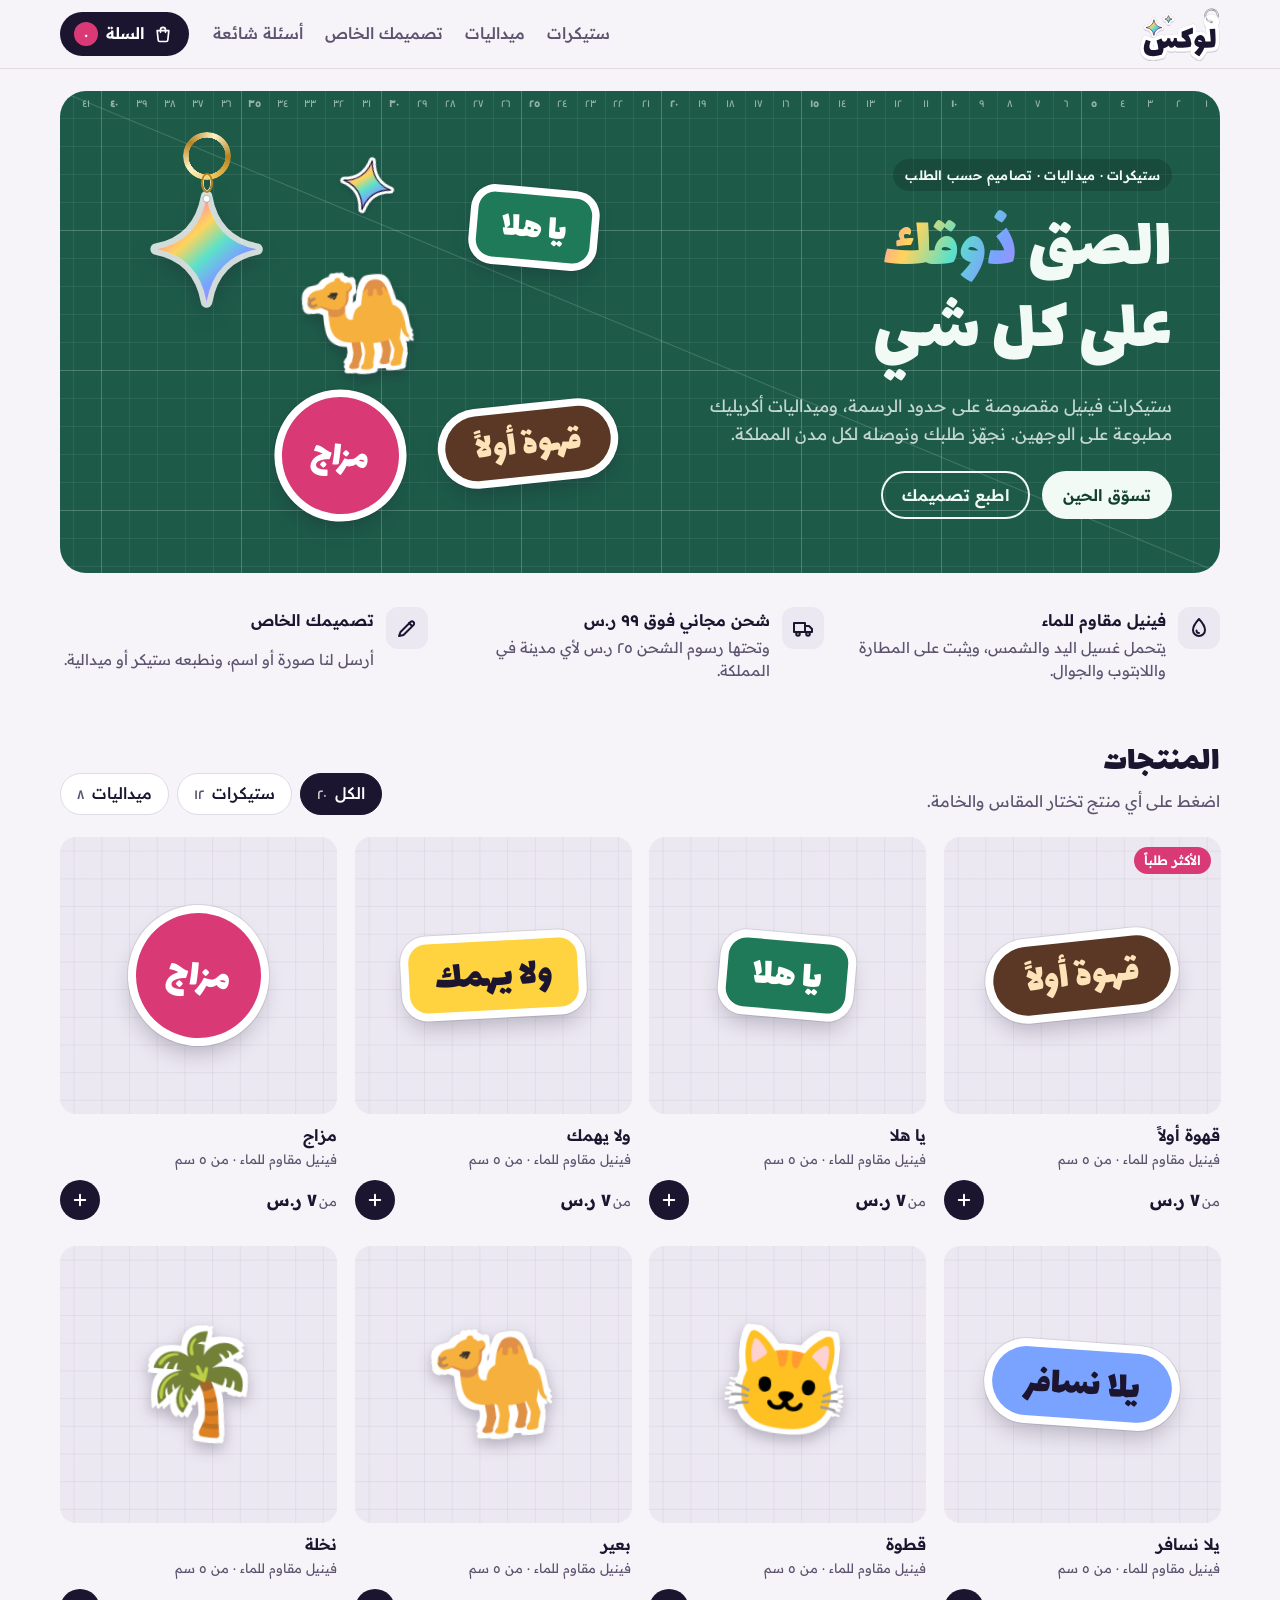
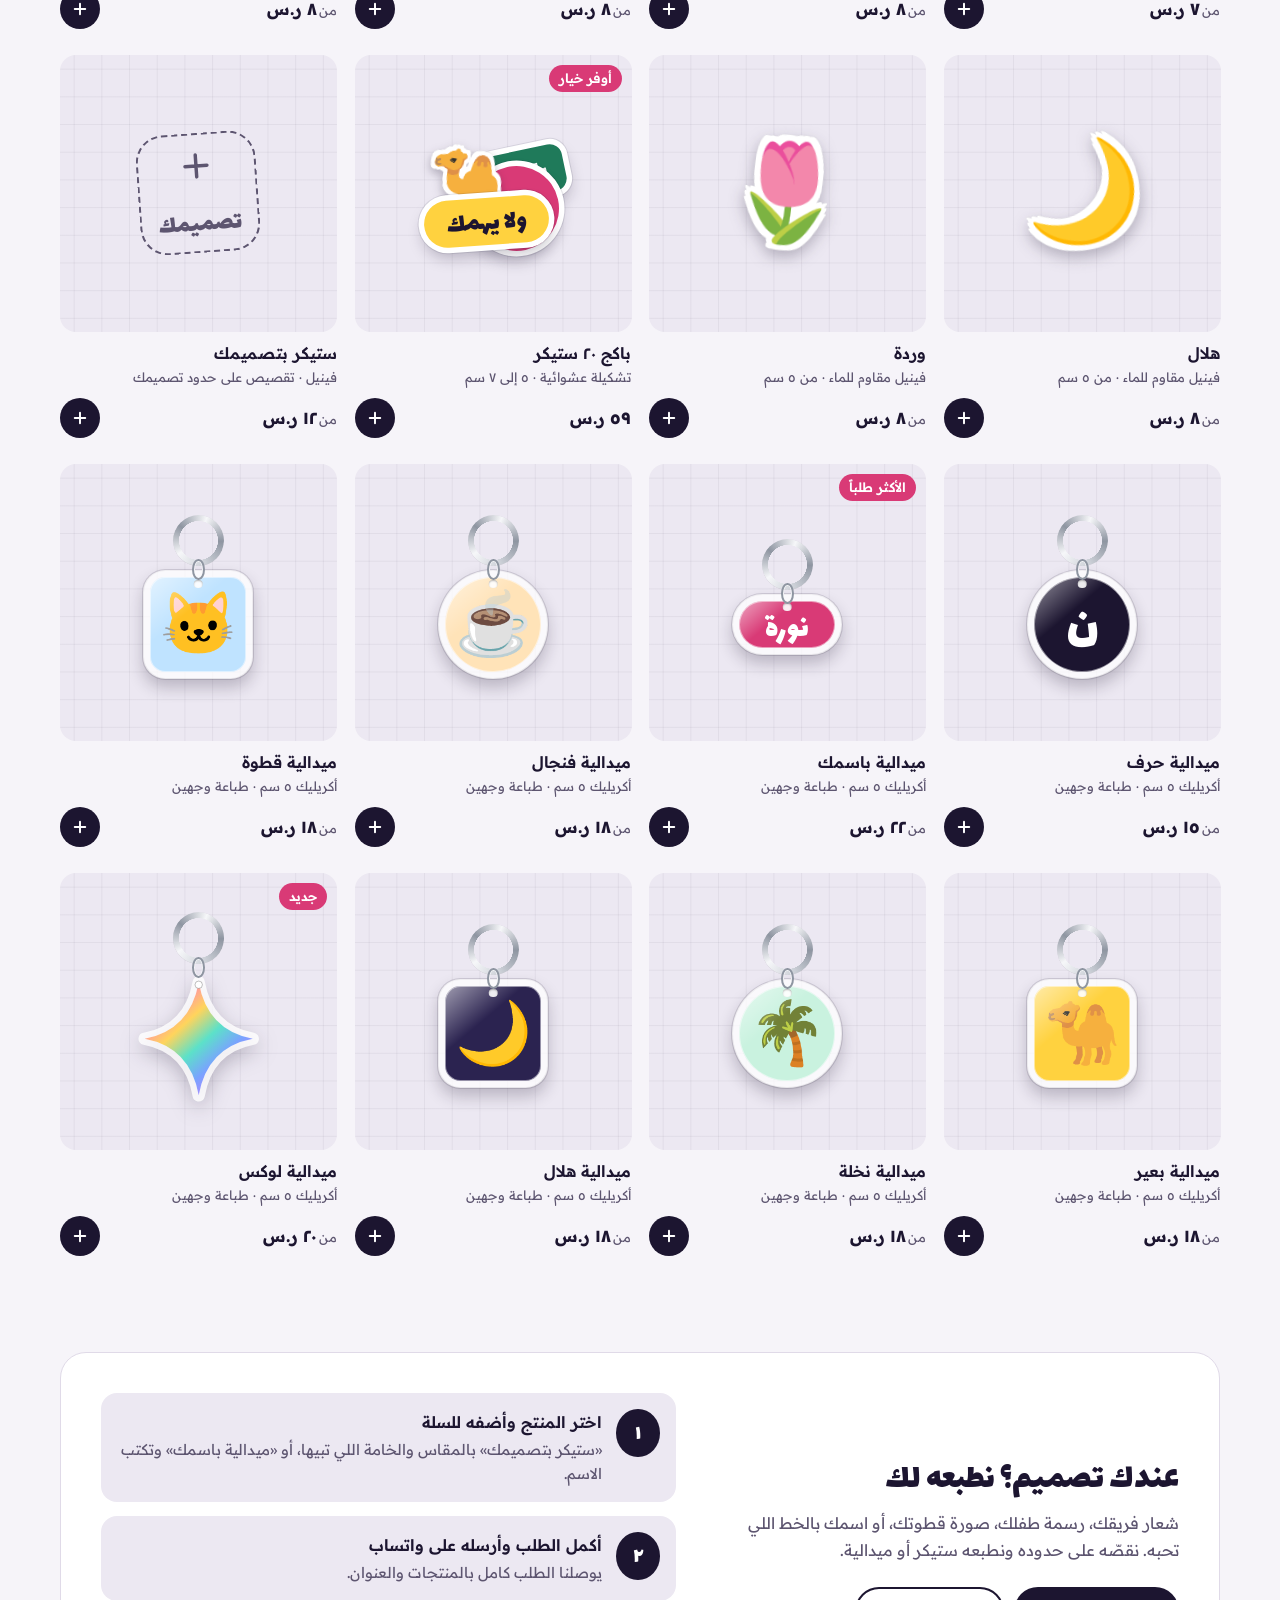
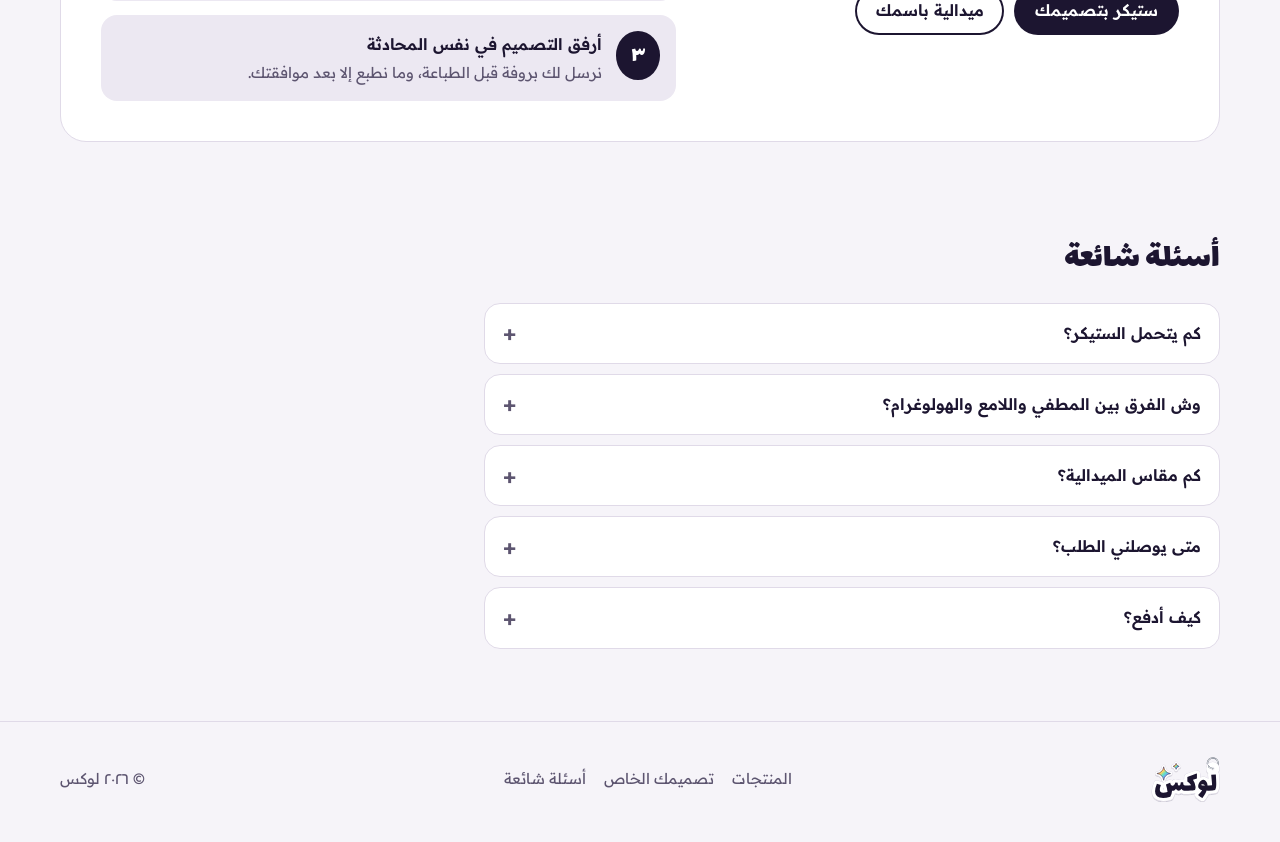
<file: lux/index.html>
<!DOCTYPE html>
<html lang="ar" dir="rtl">
<head>
<meta charset="UTF-8">
<meta name="viewport" content="width=device-width, initial-scale=1, viewport-fit=cover">
<title>متجر لوكس</title>
<meta name="description" content="لوكس: ستيكرات فينيل مقصوصة على حدود التصميم وميداليات أكريليك مطبوعة على الوجهين، مع توصيل لكل مدن المملكة.">
<meta name="theme-color" content="#1D5B48">
<link rel="icon" type="image/png" sizes="32x32" href="assets/icons/favicon-32.png">
<link rel="icon" type="image/png" sizes="64x64" href="assets/icons/favicon-64.png">
<link rel="apple-touch-icon" href="assets/icons/apple-touch-icon.png">
<meta property="og:type" content="website">
<meta property="og:locale" content="ar_SA">
<meta property="og:title" content="لوكس — ستيكرات وميداليات">
<meta property="og:description" content="ستيكرات فينيل وميداليات أكريليك، وتصميمك الخاص نطبعه لك.">
<meta property="og:image" content="https://rajaxdx.github.io/watani/lux/assets/og-image.png">
<meta name="twitter:card" content="summary_large_image">
</head>
<body>
<script>document.documentElement.lang = 'ar'; document.documentElement.dir = 'rtl';</script>
<link rel="preconnect" href="https://fonts.googleapis.com">
<link rel="preconnect" href="https://fonts.gstatic.com" crossorigin>
<link rel="stylesheet" href="https://fonts.googleapis.com/css2?family=Lalezar&family=Readex+Pro:wght@400;500;600;700&display=swap">
<style>
/* التخطيط: واجهة على «مشرحة قص» خضراء عليها ستيكرات وميدالية، وبعدها المنتجات على ورق فاتح بشبكة سنتيمترات خفيفة */
:root {
  --paper: #F6F4F9;
  --surface: #FFFFFF;
  --tile: #ECE8F2;
  --tile-grid: rgba(28, 21, 48, .055);
  --ink: #1C1530;
  --ink-2: #5D5570;
  --line: #E0DAE8;
  --mat: #1D5B48;
  --mat-ink: #F2FAF6;
  --mat-ink-2: rgba(242, 250, 246, .78);
  --mat-minor: rgba(242, 250, 246, .07);
  --mat-major: rgba(242, 250, 246, .17);
  --accent: #D93A76;
  --accent-ink: #FFFFFF;
  --ok: #1D7A52;
  --error: #C2343B;
  --btn: #1C1530;
  --btn-ink: #FFFFFF;
  --veil: rgba(17, 12, 26, .5);
  --shade: rgba(28, 21, 48, .16);
  --holo: linear-gradient(115deg, #FF7AC6 0%, #FFD45C 27%, #5CE1C9 52%, #7AA2FF 76%, #B983FF 100%);
  --silver-1: #F6F7F9; --silver-2: #8E95A1; --silver-3: #CDD1D8;
  --gold-1: #FFF2C6; --gold-2: #B9821F; --gold-3: #EDC75C;
  --die: #FFFFFF;

  --display: 'Lalezar', 'Readex Pro', Tahoma, sans-serif;
  --body: 'Readex Pro', 'Segoe UI', Tahoma, system-ui, sans-serif;
  --fs-xs: .8125rem;
  --fs-s: .9375rem;
  --fs-m: 1rem;
  --fs-l: 1.25rem;
  --fs-xl: clamp(1.6rem, 1.2rem + 1.6vw, 2.25rem);
  --fs-hero: clamp(2.6rem, 1.6rem + 4.4vw, 4.6rem);
  --r-s: 10px;
  --r-m: 16px;
  --r-l: 26px;
}
@media (prefers-color-scheme: dark) {
  :root:not([data-theme="light"]) {
    --paper: #110D18; --surface: #1A1524; --tile: #221C2F; --tile-grid: rgba(241, 236, 249, .05);
    --ink: #F1ECF9; --ink-2: #A99FBB; --line: #2E2740;
    --mat: #184C3C; --accent: #FF6E9F; --accent-ink: #22101A; --ok: #4CC98E; --error: #FF7A80;
    --btn: #F1ECF9; --btn-ink: #16111F; --veil: rgba(4, 2, 8, .66); --shade: rgba(0, 0, 0, .4);
    color-scheme: dark;
  }
}
:root[data-theme="dark"] {
  --paper: #110D18; --surface: #1A1524; --tile: #221C2F; --tile-grid: rgba(241, 236, 249, .05);
  --ink: #F1ECF9; --ink-2: #A99FBB; --line: #2E2740;
  --mat: #184C3C; --accent: #FF6E9F; --accent-ink: #22101A; --ok: #4CC98E; --error: #FF7A80;
  --btn: #F1ECF9; --btn-ink: #16111F; --veil: rgba(4, 2, 8, .66); --shade: rgba(0, 0, 0, .4);
  color-scheme: dark;
}

* { box-sizing: border-box; }
[hidden] { display: none !important; }
html { scroll-behavior: smooth; -webkit-text-size-adjust: 100%; }
html:has(dialog[open]) { overflow: hidden; }
body {
  margin: 0;
  background: var(--paper);
  color: var(--ink);
  font: 400 var(--fs-m)/1.7 var(--body);
  overflow-x: hidden;
}
h1, h2, h3 { margin: 0; text-wrap: balance; }
p { margin: 0; }
a { color: inherit; }
button, input, select, textarea { font: inherit; color: inherit; }
button { cursor: pointer; }
:focus-visible { outline: 3px solid var(--accent); outline-offset: 3px; border-radius: 6px; }
.wrap { width: min(100% - 32px, 1160px); margin-inline: auto; }
.num { font-variant-numeric: tabular-nums; }
.sr-only { position: absolute; width: 1px; height: 1px; overflow: hidden; clip: rect(0 0 0 0); white-space: nowrap; }

/* ---------- الأزرار ---------- */
.btn {
  display: inline-flex; align-items: center; justify-content: center; gap: .5em;
  min-height: 48px; padding: .55em 1.3em;
  border: 0; border-radius: 999px;
  background: var(--btn); color: var(--btn-ink);
  font-weight: 600; font-size: var(--fs-m); text-decoration: none;
  transition: transform .15s ease, box-shadow .15s ease;
}
.btn:hover { transform: translateY(-1px); box-shadow: 0 6px 16px var(--shade); }
.btn:active { transform: translateY(1px); }
.btn-ghost { background: transparent; color: inherit; box-shadow: inset 0 0 0 2px currentColor; }
.btn-ghost:hover { box-shadow: inset 0 0 0 2px currentColor, 0 6px 16px var(--shade); }
.btn-block { width: 100%; }
.btn[disabled] { opacity: .45; cursor: not-allowed; transform: none; box-shadow: none; }
.icon-btn {
  display: inline-grid; place-items: center;
  width: 40px; height: 40px; padding: 0;
  border: 0; border-radius: 50%; background: var(--tile); color: var(--ink);
}
.icon-btn svg { width: 20px; height: 20px; }

/* ---------- الترويسة ---------- */
.top {
  position: sticky; top: env(safe-area-inset-top, 0px); z-index: 20;
  background: color-mix(in srgb, var(--paper) 88%, transparent);
  backdrop-filter: blur(12px); -webkit-backdrop-filter: blur(12px);
  border-bottom: 1px solid var(--line);
}
.top-in { display: flex; align-items: center; gap: 24px; min-height: 68px; }
.brand { display: block; line-height: 0; flex: none; }
.brand img { height: 54px; width: auto; }
.nav { display: flex; gap: 22px; margin-inline-start: auto; }
.nav a { text-decoration: none; font-weight: 500; color: var(--ink-2); }
.nav a:hover { color: var(--ink); }
.cart-btn {
  position: relative; display: inline-flex; align-items: center; gap: 8px;
  min-height: 44px; padding: 0 16px 0 14px;
  border: 0; border-radius: 999px; background: var(--btn); color: var(--btn-ink); font-weight: 600;
}
.cart-btn svg { width: 20px; height: 20px; }
.cart-count {
  display: inline-grid; place-items: center; min-width: 24px; height: 24px; padding: 0 6px;
  border-radius: 999px; background: var(--accent); color: var(--accent-ink);
  font-size: var(--fs-xs); font-weight: 700; line-height: 1;
}
.cart-count.bump { animation: bump .35s ease; }
@keyframes bump { 40% { transform: scale(1.35); } }
@media (max-width: 760px) {
  .nav { display: none; }
  .cart-btn { margin-inline-start: auto; }
  .brand img { height: 46px; }
}

/* ---------- الواجهة: مشرحة القص ---------- */
.hero { padding-block: 22px 8px; }
.mat {
  position: relative; overflow: hidden;
  display: grid; grid-template-columns: minmax(0, 1.05fr) minmax(0, 1fr); align-items: center; gap: 12px;
  padding: 58px 48px 44px;
  border-radius: var(--r-l);
  background-color: var(--mat);
  background-image:
    linear-gradient(var(--mat-major) 1px, transparent 1px),
    linear-gradient(90deg, var(--mat-major) 1px, transparent 1px),
    linear-gradient(var(--mat-minor) 1px, transparent 1px),
    linear-gradient(90deg, var(--mat-minor) 1px, transparent 1px);
  background-size: 140px 140px, 140px 140px, 28px 28px, 28px 28px;
  background-position: calc(100% + 1px) -1px;
  color: var(--mat-ink);
}
.mat::before { /* خط الزاوية ٤٥° المرسوم على المشارح */
  content: ""; position: absolute; inset: 0; pointer-events: none;
  background: linear-gradient(to top right, transparent calc(50% - 1px), var(--mat-major) 50%, transparent calc(50% + 1px));
}
.ruler {
  position: absolute; inset-inline: 0; top: 8px;
  display: flex; padding-inline-start: 0; overflow: hidden;
  font-size: 10px; line-height: 1; color: var(--mat-ink-2); opacity: .7;
  pointer-events: none; user-select: none;
}
.ruler span { flex: 0 0 28px; text-align: center; }
.ruler span:nth-child(5n) { font-weight: 700; opacity: 1; }
.hero-copy { position: relative; display: grid; gap: 18px; justify-items: start; max-width: 34rem; }
.hero-kicker {
  display: inline-flex; align-items: center; gap: 8px;
  padding: 5px 12px; border-radius: 999px;
  background: rgba(0, 0, 0, .18); color: var(--mat-ink);
  font-size: var(--fs-xs); font-weight: 600; letter-spacing: .02em;
}
.hero h1 {
  font-family: var(--display); font-weight: 400;
  font-size: var(--fs-hero); line-height: 1.12;
}
.holo-text {
  background: var(--holo); -webkit-background-clip: text; background-clip: text; color: transparent;
}
.hero-sub { max-width: 30rem; color: var(--mat-ink-2); font-size: 1.0625rem; }
.hero-cta { display: flex; flex-wrap: wrap; gap: 12px; margin-top: 4px; }
.hero .btn { background: var(--mat-ink); color: #133F31; }
.hero .btn-ghost { background: transparent; color: var(--mat-ink); }
.board { position: relative; container-type: inline-size; height: 380px; }
.board-in { position: absolute; inset: 0; font-size: clamp(9px, 3.5cqi, 16px); }
.board .piece { position: absolute; display: grid; place-items: center; }
.board .kc { animation: sway 5s ease-in-out infinite; }
@keyframes sway { 0%, 100% { rotate: -3deg; } 50% { rotate: 4deg; } }
@media (max-width: 860px) {
  .mat { grid-template-columns: minmax(0, 1fr); padding: 52px 22px 10px; gap: 4px; }
  .board { height: 300px; }
}

/* ---------- المزايا ---------- */
.perks { padding-block: 26px 10px; }
.perks ul {
  list-style: none; margin: 0; padding: 0;
  display: grid; grid-template-columns: repeat(3, minmax(0, 1fr)); gap: 12px 28px;
}
.perks li { display: grid; grid-template-columns: 42px minmax(0, 1fr); gap: 2px 12px; align-items: start; }
.perks svg {
  grid-row: span 2; width: 42px; height: 42px; padding: 9px;
  border-radius: 12px; background: var(--tile); color: var(--ink);
}
.perks strong { font-weight: 600; }
.perks span { color: var(--ink-2); font-size: var(--fs-s); line-height: 1.55; }
@media (max-width: 760px) { .perks ul { grid-template-columns: minmax(0, 1fr); } }

/* ---------- المنتجات ---------- */
.section { padding-block: 48px; }
.section-head { display: flex; flex-wrap: wrap; align-items: end; justify-content: space-between; gap: 16px; margin-bottom: 22px; }
.section-head h2 { font-family: var(--display); font-weight: 400; font-size: var(--fs-xl); line-height: 1.2; }
.section-head p { color: var(--ink-2); margin-top: 4px; }
.chips { display: flex; flex-wrap: wrap; gap: 8px; }
.chip {
  display: inline-flex; align-items: center; gap: 8px; min-height: 42px; padding: 0 16px;
  border: 1.5px solid var(--line); border-radius: 999px; background: var(--surface); font-weight: 500;
}
.chip small { color: var(--ink-2); font-size: var(--fs-xs); }
.chip[aria-pressed="true"] { background: var(--btn); color: var(--btn-ink); border-color: var(--btn); }
.chip[aria-pressed="true"] small { color: inherit; opacity: .75; }
.grid { display: grid; gap: 26px 18px; grid-template-columns: repeat(4, minmax(0, 1fr)); }
@media (max-width: 700px) { .grid { grid-template-columns: repeat(2, minmax(0, 1fr)); gap: 22px 12px; } }
.card { display: grid; gap: 10px; align-content: start; min-width: 0; }
.card-art {
  position: relative; display: block; width: 100%; padding: 0; border: 0;
  aspect-ratio: 1; max-width: 100%;
  border-radius: var(--r-m); overflow: hidden;
  background-color: var(--tile);
  background-image: linear-gradient(var(--tile-grid) 1px, transparent 1px), linear-gradient(90deg, var(--tile-grid) 1px, transparent 1px);
  background-size: 10% 10%; background-position: 50% 50%;
  container-type: inline-size;
}
.card-art .art { transition: transform .25s ease; }
.card-art:hover .art { transform: scale(1.05) rotate(-1.5deg); }
.badge {
  position: absolute; top: 10px; inset-inline-start: 10px;
  padding: 3px 10px; border-radius: 999px;
  background: var(--accent); color: var(--accent-ink);
  font-size: var(--fs-xs); font-weight: 600; line-height: 1.6;
}
.card h3 { font-size: var(--fs-m); font-weight: 600; line-height: 1.4; }
.card-meta { color: var(--ink-2); font-size: var(--fs-xs); margin-top: 2px; }
.card-foot { display: flex; align-items: center; justify-content: space-between; gap: 8px; }
.price { font-weight: 700; font-size: 1.0625rem; font-variant-numeric: tabular-nums; }
.price small { font-weight: 400; color: var(--ink-2); font-size: var(--fs-xs); margin-inline-end: 2px; }
.add {
  display: inline-grid; place-items: center; width: 40px; height: 40px; flex: none;
  border: 0; border-radius: 50%; background: var(--btn); color: var(--btn-ink);
  transition: transform .15s ease;
}
.add:hover { transform: scale(1.08); }
.add svg { width: 18px; height: 18px; }

/* ---------- رسم المنتجات: ستيكرات ---------- */
.art { position: absolute; inset: 0; display: grid; place-items: center; font-size: clamp(7px, 6.2cqi, 22px); }
.stk {
  display: inline-block; white-space: nowrap;
  font-family: var(--display); font-size: 2.35em; line-height: 1;
  padding: .42em .62em .3em;
  background: var(--c); color: var(--t);
  border-radius: .45em;
  box-shadow: 0 0 0 .2em var(--die), 0 0 0 calc(.2em + 1px) rgba(28, 21, 48, .1), 0 .32em .55em .05em rgba(28, 21, 48, .26);
  rotate: var(--r, 0deg);
}
.stk-pill { border-radius: 999px; padding-inline: .8em; }
.stk-circle { display: grid; place-items: center; width: 3.1em; height: 3.1em; padding: .12em 0 0; border-radius: 50%; }
.stk-emo {
  display: inline-block; font-size: 5.6em; line-height: 1; rotate: var(--r, 0deg);
  font-family: "Apple Color Emoji", "Segoe UI Emoji", "Noto Color Emoji", sans-serif;
  filter:
    drop-shadow(.055em 0 0 var(--die)) drop-shadow(-.055em 0 0 var(--die))
    drop-shadow(0 .055em 0 var(--die)) drop-shadow(0 -.055em 0 var(--die))
    drop-shadow(0 0 .5px rgba(28, 21, 48, .25))
    drop-shadow(0 .07em .08em rgba(28, 21, 48, .28));
}
.stk-svg { width: 6.4em; height: 6.4em; rotate: var(--r, 0deg); filter: drop-shadow(0 .3em .4em rgba(28, 21, 48, .26)); overflow: visible; }
.is-holo .stk { background: var(--holo); color: #1C1530; }
.is-holo .stk-emo { animation: shimmer 2.4s linear infinite; }
@keyframes shimmer {
  0%, 100% { filter: drop-shadow(.055em 0 0 #FFD9F0) drop-shadow(-.055em 0 0 #CFF7EF) drop-shadow(0 .055em 0 #DCE6FF) drop-shadow(0 -.055em 0 #FFF2C4) drop-shadow(0 .07em .08em rgba(28, 21, 48, .28)) saturate(1.25); }
  50% { filter: drop-shadow(.055em 0 0 #CFF7EF) drop-shadow(-.055em 0 0 #FFD9F0) drop-shadow(0 .055em 0 #FFF2C4) drop-shadow(0 -.055em 0 #DCE6FF) drop-shadow(0 .07em .08em rgba(28, 21, 48, .28)) saturate(1.5) hue-rotate(-12deg); }
}
.pack { position: relative; width: 9em; height: 7em; }
.pack > * { position: absolute; }
.pack .stk { font-size: 1.6em; }
.pack .stk-emo { font-size: 3.6em; }
.stk-custom {
  display: grid; place-items: center; gap: .2em;
  width: 7em; height: 7em; border-radius: 1.6em;
  border: .16em dashed var(--ink-2); color: var(--ink-2);
  font-family: var(--display); font-size: 1em; line-height: 1;
  rotate: -4deg;
}
.stk-custom b { font-weight: 400; font-size: 1.5em; }
.stk-custom svg { width: 2.2em; height: 2.2em; }

/* ---------- رسم المنتجات: ميداليات ---------- */
.kc {
  --m1: var(--silver-1); --m2: var(--silver-2); --m3: var(--silver-3);
  display: grid; justify-items: center; transform-origin: 50% 1.4em; rotate: var(--r, 0deg);
  margin-top: -.6em;
}
.kc.gold { --m1: var(--gold-1); --m2: var(--gold-2); --m3: var(--gold-3); }
.kc-ring {
  width: 3em; height: 3em; border-radius: 50%;
  background: conic-gradient(from 20deg, var(--m1), var(--m2), var(--m3), var(--m1), var(--m2), var(--m1));
  -webkit-mask: radial-gradient(farthest-side, transparent calc(100% - .36em), #000 calc(100% - .34em));
          mask: radial-gradient(farthest-side, transparent calc(100% - .36em), #000 calc(100% - .34em));
  filter: drop-shadow(0 .08em .08em rgba(0, 0, 0, .3));
}
.kc-jump {
  position: relative; z-index: 2;
  width: .75em; height: 1.25em; margin-top: -.42em;
  border: .17em solid var(--m2); border-radius: 50%;
  box-shadow: inset 0 0 0 .05em var(--m1);
}
.kc-charm {
  position: relative; display: grid; place-items: center; margin-top: -.62em;
  width: 6.4em; height: 6.4em; border-radius: 1.3em;
  background: var(--c); color: var(--t);
  border: .42em solid rgba(255, 255, 255, .72);
  box-shadow: 0 0 0 1px rgba(28, 21, 48, .14), inset 0 0 0 1px rgba(255, 255, 255, .5), 0 .5em .9em rgba(28, 21, 48, .24);
  background-clip: padding-box;
}
.kc-charm::before { /* ثقب الحلقة */
  content: ""; position: absolute; top: .18em; left: 50%; translate: -50% 0;
  width: .5em; height: .5em; border-radius: 50%;
  background: rgba(255, 255, 255, .9); box-shadow: inset 0 .06em .1em rgba(0, 0, 0, .35);
}
.kc-charm::after { /* لمعة الأكريليك */
  content: ""; position: absolute; inset: 0; border-radius: .9em; pointer-events: none;
  background: linear-gradient(140deg, rgba(255, 255, 255, .55) 0%, rgba(255, 255, 255, 0) 38%);
}
.kc-round { border-radius: 50%; }
.kc-round::after { border-radius: 50%; }
.kc-pill { width: auto; min-width: 6.4em; max-width: 13em; height: 3.6em; padding: .55em .9em .1em; border-radius: 1.8em; }
.kc-pill::after { border-radius: 1.4em; }
.kc-pill::before { top: .12em; }
.kc-print { font-family: var(--display); font-size: 2.9em; line-height: 1; padding-top: .18em; white-space: nowrap; overflow: hidden; text-overflow: ellipsis; max-width: 100%; }
.kc-pill .kc-print { font-size: 1.9em; padding-top: .12em; }
.kc-emo { font-size: 3.6em; line-height: 1; font-family: "Apple Color Emoji", "Segoe UI Emoji", "Noto Color Emoji", sans-serif; }
.kc-sparkle { width: 7.2em; height: 7.6em; margin-top: -.5em; filter: drop-shadow(0 .45em .6em rgba(28, 21, 48, .26)); overflow: visible; }

/* ---------- تصميمك الخاص ---------- */
.custom {
  display: grid; grid-template-columns: minmax(0, .9fr) minmax(0, 1.1fr); gap: 32px; align-items: center;
  padding: 40px; border-radius: var(--r-l);
  background: var(--surface); border: 1px solid var(--line);
}
.custom h2 { font-family: var(--display); font-weight: 400; font-size: var(--fs-xl); line-height: 1.2; }
.custom-lead { color: var(--ink-2); margin-top: 8px; max-width: 32rem; }
.custom-actions { display: flex; flex-wrap: wrap; gap: 10px; margin-top: 22px; }
.steps { list-style: none; margin: 0; padding: 0; display: grid; gap: 14px; counter-reset: step; }
.steps li {
  counter-increment: step;
  display: grid; grid-template-columns: 44px minmax(0, 1fr); gap: 2px 14px; align-items: start;
  padding: 16px; border-radius: var(--r-m); background: var(--tile);
}
.steps li::before {
  content: counter(step, arabic-indic);
  grid-row: span 2; display: grid; place-items: center; width: 44px; height: 44px;
  border-radius: 50%; background: var(--btn); color: var(--btn-ink);
  font-family: var(--display); font-size: 1.35rem; padding-top: .2em;
}
.steps strong { font-weight: 600; }
.steps span { color: var(--ink-2); font-size: var(--fs-s); line-height: 1.6; }
@media (max-width: 860px) { .custom { grid-template-columns: minmax(0, 1fr); padding: 26px 18px; } }

/* ---------- الأسئلة ---------- */
.faq { display: grid; gap: 10px; max-width: 46rem; }
.faq details { border-radius: var(--r-m); background: var(--surface); border: 1px solid var(--line); }
.faq summary {
  display: flex; align-items: center; justify-content: space-between; gap: 12px;
  padding: 16px 18px; font-weight: 600; cursor: pointer; list-style: none;
}
.faq summary::-webkit-details-marker { display: none; }
.faq summary::after { content: "+"; font-size: 1.4rem; line-height: 1; color: var(--ink-2); transition: rotate .2s ease; }
.faq details[open] summary::after { rotate: 45deg; }
.faq details p { padding: 0 18px 18px; color: var(--ink-2); max-width: 40rem; }

/* ---------- التذييل ---------- */
.foot { margin-top: 24px; padding-block: 34px 40px; border-top: 1px solid var(--line); color: var(--ink-2); font-size: var(--fs-s); }
.foot-in { display: flex; flex-wrap: wrap; align-items: center; justify-content: space-between; gap: 18px; }
.foot img { height: 46px; width: auto; }
.foot nav { display: flex; flex-wrap: wrap; gap: 18px; }
.foot nav a { text-decoration: none; }
.foot nav a:hover { color: var(--ink); }

/* ---------- النوافذ ---------- */
dialog {
  padding: 0; border: 0; color: var(--ink); background: var(--surface);
  max-width: calc(100% - 24px); max-height: calc(100dvh - 24px);
  border-radius: var(--r-l); box-shadow: 0 30px 80px rgba(0, 0, 0, .35);
}
dialog::backdrop { background: var(--veil); }
dialog[open] { animation: pop .22s ease; }
@keyframes pop { from { opacity: 0; transform: translateY(14px) scale(.98); } }
.dlg-x { position: absolute; top: 12px; inset-inline-end: 12px; z-index: 3; }

.pd { width: 820px; }
.pd-in { display: grid; grid-template-columns: minmax(0, 1fr) minmax(0, 1fr); }
.pd-art { position: relative; container-type: inline-size; aspect-ratio: auto; min-height: 400px; height: 100%; max-width: 100%; border-radius: 0; }
.pd-art .art { font-size: 6.2cqi; }
.pd-body { display: grid; gap: 16px; align-content: start; padding: 28px 26px 24px; overflow-y: auto; max-height: calc(100dvh - 24px); }
.pd-body h2 { font-family: var(--display); font-weight: 400; font-size: 2rem; line-height: 1.2; padding-inline-end: 44px; }
.pd-meta { color: var(--ink-2); font-size: var(--fs-s); }
.pd-desc { font-size: var(--fs-s); line-height: 1.75; }
.opt { border: 0; margin: 0; padding: 0; display: grid; gap: 8px; }
.opt legend { padding: 0; margin-bottom: 8px; font-weight: 600; font-size: var(--fs-s); }
.opt-row { display: flex; flex-wrap: wrap; gap: 8px; }
.opt-row label { position: relative; }
.opt-row input { position: absolute; opacity: 0; inset: 0; margin: 0; cursor: pointer; }
.opt-row span {
  display: inline-flex; align-items: center; gap: 6px; min-height: 40px; padding: 0 14px;
  border: 1.5px solid var(--line); border-radius: 999px; font-size: var(--fs-s);
}
.opt-row span small { color: var(--ink-2); font-size: var(--fs-xs); }
.opt-row input:checked + span { border-color: var(--ink); box-shadow: inset 0 0 0 1px var(--ink); font-weight: 600; }
.opt-row input:focus-visible + span { outline: 3px solid var(--accent); outline-offset: 2px; }
.field { display: grid; gap: 6px; }
.field label, .field .label { font-weight: 600; font-size: var(--fs-s); }
.field input, .field select, .field textarea {
  width: 100%; min-height: 46px; padding: 10px 14px;
  border: 1.5px solid var(--line); border-radius: 12px; background: var(--paper);
}
.field textarea { min-height: 80px; resize: vertical; }
.field input:focus, .field select:focus, .field textarea:focus { outline: none; border-color: var(--ink); }
.field .hint { color: var(--ink-2); font-size: var(--fs-xs); }
.field .err { color: var(--error); font-size: var(--fs-xs); font-weight: 600; }
.field [aria-invalid="true"] { border-color: var(--error); }
.note { padding: 12px 14px; border-radius: 12px; background: var(--tile); font-size: var(--fs-s); color: var(--ink-2); }
.qty { display: inline-flex; align-items: center; gap: 4px; padding: 3px; border-radius: 999px; background: var(--tile); }
.qty button { width: 34px; height: 34px; border: 0; border-radius: 50%; background: var(--surface); font-size: 1.1rem; line-height: 1; display: grid; place-items: center; }
.qty output { min-width: 2ch; text-align: center; font-weight: 600; font-variant-numeric: tabular-nums; }
.pd-buy { display: flex; align-items: center; gap: 12px; flex-wrap: wrap; padding-top: 4px; }
.pd-buy .btn { flex: 1 1 180px; }

.drawer {
  width: min(430px, 100%); max-width: 100%; height: 100dvh; max-height: 100dvh;
  margin: 0; margin-inline-start: auto; border-radius: 0;
  padding-bottom: env(safe-area-inset-bottom, 0px);
}
.drawer[open] { display: flex; flex-direction: column; animation: slide .25s ease; }
@keyframes slide { from { transform: translateX(-30px); opacity: 0; } }
.drawer-head { display: flex; align-items: center; justify-content: space-between; gap: 12px; padding: 18px 20px; padding-top: calc(18px + env(safe-area-inset-top, 0px)); border-bottom: 1px solid var(--line); }
.drawer-head h2 { font-family: var(--display); font-weight: 400; font-size: 1.7rem; line-height: 1.2; }
.drawer-head h2 small { font-family: var(--body); font-size: var(--fs-s); color: var(--ink-2); margin-inline-start: 6px; }
.drawer-head .dlg-x { position: static; }
.lines { flex: 1; overflow-y: auto; padding: 8px 20px; list-style: none; margin: 0; }
.line { display: grid; grid-template-columns: 76px minmax(0, 1fr); gap: 14px; padding-block: 14px; border-bottom: 1px solid var(--line); }
.line:last-child { border-bottom: 0; }
.line-art { position: relative; width: 76px; aspect-ratio: 1; border-radius: 12px; overflow: hidden; background: var(--tile); container-type: inline-size; }
.line-info { display: grid; gap: 6px; min-width: 0; }
.line-top { display: flex; justify-content: space-between; gap: 8px; }
.line-top strong { font-weight: 600; line-height: 1.4; }
.line-opts { color: var(--ink-2); font-size: var(--fs-xs); overflow-wrap: anywhere; }
.line-bot { display: flex; align-items: center; justify-content: space-between; gap: 8px; }
.line-rm { border: 0; background: none; padding: 4px; color: var(--ink-2); font-size: var(--fs-xs); text-decoration: underline; text-underline-offset: 3px; }
.empty { display: grid; justify-items: center; gap: 12px; text-align: center; padding: 48px 20px; color: var(--ink-2); }
.empty .art { position: relative; inset: auto; width: 160px; height: 140px; font-size: 13px; }
.drawer-foot { display: grid; gap: 10px; padding: 16px 20px 20px; border-top: 1px solid var(--line); background: var(--surface); }
.ship-bar { display: grid; gap: 6px; font-size: var(--fs-s); }
.ship-bar .track { height: 8px; border-radius: 999px; background: var(--tile); overflow: hidden; }
.ship-bar .fill { height: 100%; width: 0; border-radius: inherit; background: var(--holo); transition: width .35s ease; }
.ship-bar.done { color: var(--ok); font-weight: 600; }
.sum { display: grid; gap: 4px; font-size: var(--fs-s); }
.sum div { display: flex; justify-content: space-between; gap: 12px; }
.sum dt { color: var(--ink-2); }
.sum dd { margin: 0; font-variant-numeric: tabular-nums; }
.sum .total { font-size: var(--fs-l); font-weight: 700; padding-top: 6px; }
.sum .total dt { color: var(--ink); }

.co { width: 560px; }
.co-in { display: grid; gap: 16px; padding: 28px 24px 24px; overflow-y: auto; max-height: calc(100dvh - 24px); }
.co-in h2 { font-family: var(--display); font-weight: 400; font-size: 1.9rem; line-height: 1.2; padding-inline-end: 44px; }
.co-row { display: grid; grid-template-columns: repeat(2, minmax(0, 1fr)); gap: 14px; }
.pay { display: grid; gap: 8px; }
.pay label { display: flex; align-items: center; gap: 10px; padding: 12px 14px; border: 1.5px solid var(--line); border-radius: 12px; cursor: pointer; }
.pay label:has(input:checked) { border-color: var(--ink); box-shadow: inset 0 0 0 1px var(--ink); }
.pay input { accent-color: var(--ink); width: 18px; height: 18px; margin: 0; }
.pay small { display: block; color: var(--ink-2); font-size: var(--fs-xs); }
.done-badge { display: inline-flex; align-items: center; gap: 8px; color: var(--ok); font-weight: 600; }
.order-text {
  width: 100%; min-height: 220px; padding: 14px; resize: vertical;
  border: 1.5px solid var(--line); border-radius: 12px; background: var(--paper);
  font-size: var(--fs-s); line-height: 1.7; white-space: pre-wrap;
}
.co-actions { display: grid; gap: 10px; }
.wa { background: #1E8E4E; color: #FFFFFF; }

@media (max-width: 700px) {
  .pd, .co { width: 100%; max-width: 100%; margin: auto 0 0; border-radius: 22px 22px 0 0; max-height: 94dvh; padding-bottom: env(safe-area-inset-bottom, 0px); }
  dialog.pd[open], dialog.co[open] { animation: rise .25s ease; }
  @keyframes rise { from { transform: translateY(40px); opacity: 0; } }
  .pd-in { grid-template-columns: minmax(0, 1fr); max-height: 94dvh; overflow-y: auto; }
  .pd-art { aspect-ratio: 16 / 11; min-height: 0; height: auto; }
  .pd-art .art { font-size: 4.6cqi; }
  .pd-body, .co-in { max-height: none; padding: 20px 18px 22px; }
  .co-in { max-height: 94dvh; }
  .co-row { grid-template-columns: minmax(0, 1fr); }
}

/* ---------- التنبيه ---------- */
.toast {
  position: fixed; z-index: 50; inset-inline: 16px; bottom: calc(16px + env(safe-area-inset-bottom, 0px));
  display: flex; align-items: center; justify-content: space-between; gap: 12px;
  width: min(440px, calc(100% - 32px)); margin-inline: auto; padding: 12px 12px 12px 18px;
  border-radius: 16px; background: var(--btn); color: var(--btn-ink);
  box-shadow: 0 12px 32px rgba(0, 0, 0, .3);
  translate: 0 160%; visibility: hidden; transition: translate .3s ease, visibility 0s linear .3s;
}
.toast.show { translate: 0 0; visibility: visible; transition: translate .3s ease; }
.toast button { flex: none; border: 0; border-radius: 999px; padding: 8px 14px; background: var(--accent); color: var(--accent-ink); font-weight: 600; }

@media (prefers-reduced-motion: reduce) {
  *, *::before, *::after { animation: none !important; transition: none !important; }
  html { scroll-behavior: auto; }
}
</style>

<a id="top"></a>
<header class="top">
  <div class="wrap top-in">
    <a class="brand" href="#top" aria-label="لوكس، الرئيسية"><img src="assets/logo.svg" alt="لوكس" width="81" height="54"></a>
    <nav class="nav" aria-label="أقسام المتجر">
      <a href="#shop" data-jump="sticker">ستيكرات</a>
      <a href="#shop" data-jump="keychain">ميداليات</a>
      <a href="#custom">تصميمك الخاص</a>
      <a href="#faq">أسئلة شائعة</a>
    </nav>
    <button class="cart-btn" id="cartBtn" type="button" aria-haspopup="dialog">
      <svg viewBox="0 0 24 24" fill="none" stroke="currentColor" stroke-width="2" stroke-linecap="round" stroke-linejoin="round" aria-hidden="true"><path d="M5 8h14l-1.2 11.1a2 2 0 0 1-2 1.9H8.2a2 2 0 0 1-2-1.9L5 8Z"/><path d="M9 10V7a3 3 0 0 1 6 0v3"/></svg>
      <span>السلة</span>
      <span class="cart-count num" id="cartCount" aria-label="عدد القطع في السلة">٠</span>
    </button>
  </div>
</header>

<main>
  <section class="hero wrap" aria-labelledby="heroTitle">
    <div class="mat">
      <div class="ruler" id="ruler" aria-hidden="true"></div>
      <div class="hero-copy">
        <span class="hero-kicker">ستيكرات · ميداليات · تصاميم حسب الطلب</span>
        <h1 id="heroTitle">الصق <span class="holo-text">ذوقك</span><br>على كل شي</h1>
        <p class="hero-sub">ستيكرات فينيل مقصوصة على حدود الرسمة، وميداليات أكريليك مطبوعة على الوجهين. نجهّز طلبك ونوصله لكل مدن المملكة.</p>
        <div class="hero-cta">
          <a class="btn" href="#shop">تسوّق الحين</a>
          <a class="btn btn-ghost" href="#custom">اطبع تصميمك</a>
        </div>
      </div>
      <div class="board" aria-hidden="true"><div class="board-in" id="board"></div></div>
    </div>
  </section>

  <section class="perks wrap" aria-label="مزايا لوكس">
    <ul>
      <li>
        <svg viewBox="0 0 24 24" fill="none" stroke="currentColor" stroke-width="2" stroke-linecap="round" stroke-linejoin="round" aria-hidden="true"><path d="M12 3s6 6.4 6 11a6 6 0 0 1-12 0c0-4.6 6-11 6-11Z"/><path d="M9.5 14.5a2.5 2.5 0 0 0 2.5 2.5"/></svg>
        <strong>فينيل مقاوم للماء</strong>
        <span>يتحمل غسيل اليد والشمس، ويثبت على المطارة واللابتوب والجوال.</span>
      </li>
      <li>
        <svg viewBox="0 0 24 24" fill="none" stroke="currentColor" stroke-width="2" stroke-linecap="round" stroke-linejoin="round" aria-hidden="true"><path d="M3 7h11v9H3z"/><path d="M14 10h4l3 3v3h-7"/><circle cx="7" cy="18" r="1.8"/><circle cx="17" cy="18" r="1.8"/></svg>
        <strong id="perkShip">شحن مجاني فوق ٩٩ ر.س</strong>
        <span id="perkShipSub">وتحتها رسوم الشحن ٢٥ ر.س لأي مدينة في المملكة.</span>
      </li>
      <li>
        <svg viewBox="0 0 24 24" fill="none" stroke="currentColor" stroke-width="2" stroke-linecap="round" stroke-linejoin="round" aria-hidden="true"><path d="M4 20l4.5-1 10-10a2.1 2.1 0 0 0-3-3l-10 10L4 20Z"/><path d="M14 7l3 3"/></svg>
        <strong>تصميمك الخاص</strong>
        <span>أرسل لنا صورة أو اسم، ونطبعه ستيكر أو ميدالية.</span>
      </li>
    </ul>
  </section>

  <section class="section wrap" id="shop" aria-labelledby="shopTitle">
    <div class="section-head">
      <div>
        <h2 id="shopTitle">المنتجات</h2>
        <p>اضغط على أي منتج تختار المقاس والخامة.</p>
      </div>
      <div class="chips" id="chips" role="group" aria-label="تصفية المنتجات"></div>
    </div>
    <div class="grid" id="grid"></div>
  </section>

  <section class="section wrap" id="custom" aria-labelledby="customTitle">
    <div class="custom">
      <div>
        <h2 id="customTitle">عندك تصميم؟ نطبعه لك</h2>
        <p class="custom-lead">شعار فريقك، رسمة طفلك، صورة قطوتك، أو اسمك بالخط اللي تحبه. نقصّه على حدوده ونطبعه ستيكر أو ميدالية.</p>
        <div class="custom-actions">
          <button class="btn" type="button" data-open="s-custom">ستيكر بتصميمك</button>
          <button class="btn btn-ghost" type="button" data-open="k-name">ميدالية باسمك</button>
        </div>
      </div>
      <ol class="steps">
        <li><strong>اختر المنتج وأضفه للسلة</strong><span>«ستيكر بتصميمك» بالمقاس والخامة اللي تبيها، أو «ميدالية باسمك» وتكتب الاسم.</span></li>
        <li><strong>أكمل الطلب وأرسله على واتساب</strong><span>يوصلنا الطلب كامل بالمنتجات والعنوان.</span></li>
        <li><strong>أرفق التصميم في نفس المحادثة</strong><span>نرسل لك بروفة قبل الطباعة، وما نطبع إلا بعد موافقتك.</span></li>
      </ol>
    </div>
  </section>

  <section class="section wrap" id="faq" aria-labelledby="faqTitle">
    <div class="section-head"><h2 id="faqTitle">أسئلة شائعة</h2></div>
    <div class="faq">
      <details><summary>كم يتحمل الستيكر؟</summary><p>الستيكر فينيل مقاوم للماء والخدوش. يتحمل غسيل اليد والشمس، ومناسب للمطارة واللابتوب والجوال. ما ننصح فيه بغسالة الصحون.</p></details>
      <details><summary>وش الفرق بين المطفي واللامع والهولوغرام؟</summary><p>المطفي بدون لمعة ويخفي البصمات، واللامع ألوانه أقوى، والهولوغرام يعكس ألوان قوس قزح مع الضوء ويزيد ٤ ر.س على السعر.</p></details>
      <details><summary>كم مقاس الميدالية؟</summary><p>الميدالية أكريليك شفاف سماكته ٣ مم، وطولها تقريباً ٥ سم، مطبوعة على الوجهين ومعها حلقة معدن فضية أو ذهبية.</p></details>
      <details><summary>متى يوصلني الطلب؟</summary><p>نجهّز الطلب خلال ١ إلى ٣ أيام عمل، والتوصيل ياخذ ٢ إلى ٥ أيام حسب مدينتك. الطلبات الخاصة تبدأ بعد موافقتك على البروفة.</p></details>
      <details><summary>كيف أدفع؟</summary><p>بعد ما ترسل الطلب على واتساب نأكد معك المجموع، وتدفع بتحويل بنكي أو عند الاستلام.</p></details>
    </div>
  </section>
</main>

<footer class="foot">
  <div class="wrap foot-in">
    <img src="assets/logo.svg" alt="لوكس" width="69" height="46">
    <nav aria-label="روابط سريعة">
      <a href="#shop">المنتجات</a>
      <a href="#custom">تصميمك الخاص</a>
      <a href="#faq">أسئلة شائعة</a>
    </nav>
    <p>© <span class="num" id="year">٢٠٢٦</span> لوكس</p>
  </div>
</footer>

<!-- نافذة المنتج -->
<dialog class="pd" id="pd" aria-labelledby="pdName">
  <form method="dialog" class="pd-in" id="pdForm" novalidate>
    <div class="card-art pd-art" id="pdArt"></div>
    <div class="pd-body">
      <button class="icon-btn dlg-x" type="button" data-close aria-label="إغلاق">
        <svg viewBox="0 0 24 24" fill="none" stroke="currentColor" stroke-width="2.2" stroke-linecap="round" aria-hidden="true"><path d="M6 6l12 12M18 6 6 18"/></svg>
      </button>
      <div>
        <h2 id="pdName"></h2>
        <p class="pd-meta" id="pdMeta"></p>
      </div>
      <p class="pd-desc" id="pdDesc"></p>
      <div id="pdOpts" class="pd-opts" style="display:grid;gap:16px"></div>
      <div class="pd-buy">
        <div class="qty" role="group" aria-label="الكمية">
          <button type="button" data-step="1" aria-label="زيادة">+</button>
          <output id="pdQty">١</output>
          <button type="button" data-step="-1" aria-label="إنقاص">−</button>
        </div>
        <button class="btn" type="submit" id="pdAdd">أضف للسلة</button>
      </div>
    </div>
  </form>
</dialog>

<!-- السلة -->
<dialog class="drawer" id="cart" aria-labelledby="cartTitle">
  <div class="drawer-head">
    <h2 id="cartTitle">سلتك <small id="cartPieces"></small></h2>
    <button class="icon-btn dlg-x" type="button" data-close aria-label="إغلاق السلة">
      <svg viewBox="0 0 24 24" fill="none" stroke="currentColor" stroke-width="2.2" stroke-linecap="round" aria-hidden="true"><path d="M6 6l12 12M18 6 6 18"/></svg>
    </button>
  </div>
  <ul class="lines" id="lines"></ul>
  <div class="empty" id="cartEmpty" hidden>
    <div class="art"><div class="pack" id="emptyArt"></div></div>
    <p>سلتك فاضية.</p>
    <button class="btn" type="button" id="browse">تصفّح المنتجات</button>
  </div>
  <div class="drawer-foot" id="cartFoot">
    <div class="ship-bar" id="shipBar">
      <span id="shipMsg"></span>
      <div class="track"><div class="fill" id="shipFill"></div></div>
    </div>
    <dl class="sum" style="margin:0">
      <div><dt>المنتجات</dt><dd id="sumSub"></dd></div>
      <div><dt>الشحن</dt><dd id="sumShip"></dd></div>
      <div class="total"><dt>الإجمالي</dt><dd id="sumTotal"></dd></div>
    </dl>
    <button class="btn btn-block" type="button" id="checkoutBtn">إتمام الطلب</button>
  </div>
</dialog>

<!-- إتمام الطلب -->
<dialog class="co" id="co" aria-labelledby="coTitle">
  <form class="co-in" id="coForm" novalidate>
    <button class="icon-btn dlg-x" type="button" data-close aria-label="إغلاق">
      <svg viewBox="0 0 24 24" fill="none" stroke="currentColor" stroke-width="2.2" stroke-linecap="round" aria-hidden="true"><path d="M6 6l12 12M18 6 6 18"/></svg>
    </button>
    <h2 id="coTitle">بيانات التوصيل</h2>
    <p class="note" id="coSummary"></p>
    <div class="field">
      <label for="fName">الاسم</label>
      <input id="fName" name="name" autocomplete="name" required maxlength="60">
      <span class="err" id="eName" hidden>اكتب اسمك عشان نعرف لمين الطلب.</span>
    </div>
    <div class="co-row">
      <div class="field">
        <label for="fPhone">رقم الجوال</label>
        <input id="fPhone" name="phone" type="tel" inputmode="tel" autocomplete="tel" placeholder="05XXXXXXXX" dir="ltr" required>
        <span class="err" id="ePhone" hidden>الرقم لازم يبدأ بـ 05 ويكون ١٠ أرقام.</span>
      </div>
      <div class="field">
        <label for="fCity">المدينة</label>
        <select id="fCity" name="city" required></select>
        <span class="err" id="eCity" hidden>اختر مدينتك.</span>
      </div>
    </div>
    <div class="field">
      <label for="fAddr">الحي والعنوان</label>
      <input id="fAddr" name="address" autocomplete="street-address" placeholder="مثال: حي النرجس، شارع ١٢، بيت ٤" required maxlength="140">
      <span class="err" id="eAddr" hidden>اكتب الحي والعنوان عشان يوصلك المندوب.</span>
    </div>
    <div class="field">
      <span class="label" id="payLabel">طريقة الدفع</span>
      <div class="pay" role="radiogroup" aria-labelledby="payLabel">
        <label><input type="radio" name="pay" value="تحويل بنكي" checked><span>تحويل بنكي<small>نرسل لك رقم الآيبان بعد تأكيد الطلب.</small></span></label>
        <label><input type="radio" name="pay" value="الدفع عند الاستلام"><span>الدفع عند الاستلام<small>تدفع للمندوب كاش أو شبكة.</small></span></label>
      </div>
    </div>
    <div class="field">
      <label for="fNote">ملاحظات <span class="hint">(اختياري)</span></label>
      <textarea id="fNote" name="note" maxlength="300" placeholder="مثال: أبي الستيكرات مغلفة هدية"></textarea>
    </div>
    <button class="btn btn-block" type="submit">تأكيد الطلب</button>
  </form>

  <div class="co-in" id="coDone" hidden>
    <button class="icon-btn dlg-x" type="button" data-close aria-label="إغلاق">
      <svg viewBox="0 0 24 24" fill="none" stroke="currentColor" stroke-width="2.2" stroke-linecap="round" aria-hidden="true"><path d="M6 6l12 12M18 6 6 18"/></svg>
    </button>
    <span class="done-badge"><svg width="20" height="20" viewBox="0 0 24 24" fill="none" stroke="currentColor" stroke-width="2.4" stroke-linecap="round" stroke-linejoin="round" aria-hidden="true"><path d="M5 12.5l4.5 4.5L19 7.5"/></svg> طلبك جاهز للإرسال</span>
    <h2 id="doneTitle"></h2>
    <p id="doneLead"></p>
    <label class="sr-only" for="orderText">نص الطلب</label>
    <textarea class="order-text" id="orderText" readonly></textarea>
    <div class="co-actions">
      <a class="btn btn-block wa" id="waLink" href="#" target="_blank" rel="noopener">أرسل الطلب على واتساب</a>
      <button class="btn btn-ghost btn-block" type="button" id="copyBtn">انسخ نص الطلب</button>
    </div>
  </div>
</dialog>

<div class="toast" id="toast" role="status" aria-live="polite">
  <span id="toastMsg"></span>
  <button type="button" id="toastCart">عرض السلة</button>
</div>

<script>
/* ===== إعدادات المتجر: عدّلها من هنا ===== */
const STORE = {
  name: 'لوكس',
  whatsapp: '',            // رقم واتساب المتجر بالصيغة الدولية بدون + ولا أصفار، مثال: 9665XXXXXXXX
  freeShippingFrom: 99,    // الشحن مجاني إذا وصل مجموع المنتجات لهذا المبلغ
  shippingFee: 25,
  currency: 'ر.س',
  cities: ['الرياض', 'جدة', 'مكة المكرمة', 'المدينة المنورة', 'الدمام', 'الخبر', 'الظهران', 'الجبيل', 'الأحساء', 'القطيف', 'بريدة', 'عنيزة', 'الطائف', 'أبها', 'خميس مشيط', 'تبوك', 'حائل', 'جازان', 'نجران', 'الباحة', 'الجوف', 'ينبع', 'مدينة أخرى'],
};

const OPTIONS = {
  size:   { label: 'المقاس', choices: [{ id: '5', label: '٥ × ٥ سم', add: 0 }, { id: '7', label: '٧ × ٧ سم', add: 3 }, { id: '10', label: '١٠ × ١٠ سم', add: 6 }] },
  finish: { label: 'الخامة', choices: [{ id: 'matte', label: 'مطفي', add: 0 }, { id: 'gloss', label: 'لامع', add: 0 }, { id: 'holo', label: 'هولوغرام', add: 4 }] },
  ring:   { label: 'لون الحلقة', choices: [{ id: 'silver', label: 'فضي', add: 0 }, { id: 'gold', label: 'ذهبي', add: 2 }] },
};

const PRODUCTS = [
  { id: 's-coffee', type: 'sticker', name: 'قهوة أولاً', price: 7, opts: ['size', 'finish'], tag: 'الأكثر طلباً',
    art: { kind: 'text', text: 'قهوة أولاً', bg: '#5A3825', fg: '#FFE3B8', shape: 'pill', tilt: -6 },
    desc: 'للي ما يبدأ يومه إلا بفنجان. يركب على المطارة والكوب واللابتوب.' },
  { id: 's-hala', type: 'sticker', name: 'يا هلا', price: 7, opts: ['size', 'finish'],
    art: { kind: 'text', text: 'يا هلا', bg: '#1F7A5A', fg: '#FFFFFF', shape: 'rect', tilt: 5 },
    desc: 'ترحيبة على باب الغرفة أو ظهر الجوال.' },
  { id: 's-wala', type: 'sticker', name: 'ولا يهمك', price: 7, opts: ['size', 'finish'],
    art: { kind: 'text', text: 'ولا يهمك', bg: '#FFD23F', fg: '#1C1530', shape: 'rect', tilt: -3 },
    desc: 'للأيام اللي تبي تهدّي فيها الجو.' },
  { id: 's-mazaj', type: 'sticker', name: 'مزاج', price: 7, opts: ['size', 'finish'],
    art: { kind: 'text', text: 'مزاج', bg: '#D93A76', fg: '#FFFFFF', shape: 'circle', tilt: 8 },
    desc: 'ستيكر دائري يناسب أي زاوية.' },
  { id: 's-yalla', type: 'sticker', name: 'يلا نسافر', price: 7, opts: ['size', 'finish'],
    art: { kind: 'text', text: 'يلا نسافر', bg: '#7AA2FF', fg: '#1C1530', shape: 'pill', tilt: 4 },
    desc: 'لشنطة السفر وغلاف الجواز واللابتوب.' },
  { id: 's-cat', type: 'sticker', name: 'قطوة', price: 8, opts: ['size', 'finish'],
    art: { kind: 'emoji', emoji: '🐱', tilt: 6 },
    desc: 'مقصوصة على حدود الرسمة بحافة بيضاء.' },
  { id: 's-camel', type: 'sticker', name: 'بعير', price: 8, opts: ['size', 'finish'],
    art: { kind: 'emoji', emoji: '🐪', tilt: -5 },
    desc: 'لمسة من الصحراء على لابتوبك.' },
  { id: 's-palm', type: 'sticker', name: 'نخلة', price: 8, opts: ['size', 'finish'],
    art: { kind: 'emoji', emoji: '🌴', tilt: 4 },
    desc: 'نخلة خضراء مقصوصة على حدودها.' },
  { id: 's-moon', type: 'sticker', name: 'هلال', price: 8, opts: ['size', 'finish'],
    art: { kind: 'emoji', emoji: '🌙', tilt: -10 },
    desc: 'هلال صغير يحلّي أي سطح غامق.' },
  { id: 's-flower', type: 'sticker', name: 'وردة', price: 8, opts: ['size', 'finish'],
    art: { kind: 'emoji', emoji: '🌷', tilt: 7 },
    desc: 'وردة ناعمة تنفع للدفاتر والهدايا.' },
  { id: 's-pack', type: 'sticker', name: 'باكج ٢٠ ستيكر', price: 59, opts: [], tag: 'أوفر خيار', meta: 'تشكيلة عشوائية · ٥ إلى ٧ سم',
    art: { kind: 'pack' },
    desc: 'عشرين ستيكر من تصاميمنا نختارها لك عشوائياً، وكل باكج يختلف عن الثاني.' },
  { id: 's-custom', type: 'sticker', name: 'ستيكر بتصميمك', price: 12, opts: ['size', 'finish'], design: true,
    art: { kind: 'custom' },
    desc: 'أي صورة أو رسمة أو شعار. نقصّه على حدوده ونطبعه بالمقاس اللي تبيه.' },

  { id: 'k-letter', type: 'keychain', name: 'ميدالية حرف', price: 15, opts: ['ring'],
    custom: { label: 'الحرف', max: 1, placeholder: 'ن', hint: 'حرف واحد، عربي أو إنجليزي.' },
    art: { kind: 'text', shape: 'round', bg: '#1C1530', fg: '#FFFFFF', text: 'ن' },
    desc: 'أول حرف من اسمك أو اسم أحد تحبه، بخط عريض.' },
  { id: 'k-name', type: 'keychain', name: 'ميدالية باسمك', price: 22, opts: ['ring'], tag: 'الأكثر طلباً',
    custom: { label: 'الاسم', max: 10, placeholder: 'نورة', hint: 'لين ١٠ حروف.' },
    art: { kind: 'text', shape: 'pill', bg: '#D93A76', fg: '#FFFFFF', text: 'نورة' },
    desc: 'اسمك مقصوص على الأكريليك ومطبوع على الوجهين. هدية تنفع لأي أحد.' },
  { id: 'k-coffee', type: 'keychain', name: 'ميدالية فنجال', price: 18, opts: ['ring'],
    art: { kind: 'emoji', shape: 'round', bg: '#FFE3B8', emoji: '☕' },
    desc: 'لمحبين القهوة، تعلّقها مع مفتاح السيارة.' },
  { id: 'k-cat', type: 'keychain', name: 'ميدالية قطوة', price: 18, opts: ['ring'],
    art: { kind: 'emoji', shape: 'tag', bg: '#BFE3FF', emoji: '🐱' },
    desc: 'قطوة صغيرة ترافق مفاتيحك.' },
  { id: 'k-camel', type: 'keychain', name: 'ميدالية بعير', price: 18, opts: ['ring'],
    art: { kind: 'emoji', shape: 'tag', bg: '#FFD23F', emoji: '🐪' },
    desc: 'بعير على أكريليك أصفر، يبان من بعيد.' },
  { id: 'k-palm', type: 'keychain', name: 'ميدالية نخلة', price: 18, opts: ['ring'],
    art: { kind: 'emoji', shape: 'round', bg: '#C9F2DF', emoji: '🌴' },
    desc: 'نخلة على أكريليك أخضر فاتح.' },
  { id: 'k-moon', type: 'keychain', name: 'ميدالية هلال', price: 18, opts: ['ring'],
    art: { kind: 'emoji', shape: 'tag', bg: '#2B2350', emoji: '🌙' },
    desc: 'هلال ذهبي على أكريليك كحلي.' },
  { id: 'k-lux', type: 'keychain', name: 'ميدالية لوكس', price: 20, opts: ['ring'], tag: 'جديد',
    art: { kind: 'sparkle' },
    desc: 'لمعة لوكس بطباعة هولوغرام تتلوّن مع الضوء.' },
];

const TYPES = { sticker: 'ستيكرات', keychain: 'ميداليات' };

/* ===== أدوات ===== */
const $ = (s, el = document) => el.querySelector(s);
const AR = '٠١٢٣٤٥٦٧٨٩';
const ar = n => String(n).replace(/\d/g, d => AR[d]);
const money = n => `${ar(n)} ${STORE.currency}`;
const latin = s => String(s).replace(/[٠-٩]/g, d => AR.indexOf(d)).replace(/[۰-۹]/g, d => '۰۱۲۳۴۵۶۷۸۹'.indexOf(d));
const esc = s => String(s).replace(/[&<>"']/g, c => ({ '&': '&amp;', '<': '&lt;', '>': '&gt;', '"': '&quot;', "'": '&#39;' }[c]));
const byId = id => PRODUCTS.find(p => p.id === id);

/* «قطعة واحدة · قطعتان · ٣ قطع · ١١ قطعة» */
function pieces(n) {
  if (n === 1) return 'قطعة واحدة';
  if (n === 2) return 'قطعتان';
  if (n % 100 >= 3 && n % 100 <= 10) return `${ar(n)} قطع`;
  return `${ar(n)} قطعة`;
}

const store = {
  get(k, fallback) { try { const v = localStorage.getItem(k); return v ? JSON.parse(v) : fallback; } catch { return fallback; } },
  set(k, v) { try { localStorage.setItem(k, JSON.stringify(v)); } catch {} },
};

/* ===== رسم المنتجات ===== */
const SPARKLE = 'M50,6 Q57,45 94,52 Q57,59 50,98 Q43,59 6,52 Q43,45 50,6Z';
const HOLO_STOPS = '<stop offset="0" stop-color="#FF7AC6"/><stop offset=".3" stop-color="#FFD45C"/><stop offset=".55" stop-color="#5CE1C9"/><stop offset=".78" stop-color="#7AA2FF"/><stop offset="1" stop-color="#B983FF"/>';
let svgUid = 0;

function sparkleSticker(tilt = 0) {
  const g = `h${++svgUid}`;
  return `<svg class="stk-svg" viewBox="0 0 100 104" style="--r:${tilt}deg" aria-hidden="true">
    <defs><linearGradient id="${g}" x1=".2" y1=".15" x2=".8" y2=".85">${HOLO_STOPS}</linearGradient></defs>
    <path d="${SPARKLE}" fill="#fff" stroke="#fff" stroke-width="13" stroke-linejoin="round"/>
    <path d="${SPARKLE}" fill="url(#${g})" stroke="#1C1530" stroke-width="2.2" stroke-linejoin="round"/></svg>`;
}

function stickerArt(a, s = {}) {
  const tilt = a.tilt || 0;
  if (a.kind === 'text') return `<span class="stk stk-${a.shape}" style="--c:${a.bg};--t:${a.fg};--r:${tilt}deg">${esc(a.text)}</span>`;
  if (a.kind === 'emoji') return `<span class="stk-emo" style="--r:${tilt}deg">${a.emoji}</span>`;
  if (a.kind === 'sparkle') return sparkleSticker(tilt);
  if (a.kind === 'pack') return `<span class="pack">
      <span class="stk stk-rect" style="--c:#1F7A5A;--t:#fff;--r:-12deg;top:.6em;right:.2em">يا هلا</span>
      <span class="stk stk-circle" style="--c:#D93A76;--t:#fff;--r:10deg;bottom:.1em;right:.4em">مزاج</span>
      <span class="stk-emo" style="--r:8deg;top:.3em;left:.2em">🐪</span>
      <span class="stk stk-pill" style="--c:#FFD23F;--t:#1C1530;--r:-4deg;bottom:.3em;left:.3em">ولا يهمك</span>
    </span>`;
  if (a.kind === 'custom') return `<span class="stk-custom">
      <svg viewBox="0 0 24 24" fill="none" stroke="currentColor" stroke-width="2.2" stroke-linecap="round" aria-hidden="true"><path d="M12 5v14M5 12h14"/></svg>
      <b>تصميمك</b></span>`;
  return '';
}

function keychainArt(p, s = {}) {
  const a = p.art;
  const ring = s.ring === 'gold' ? ' gold' : '';
  const tilt = a.tilt ? `style="--r:${a.tilt}deg"` : '';
  if (a.kind === 'sparkle') {
    const g = `h${++svgUid}`;
    return `<span class="kc${ring}" ${tilt}><span class="kc-ring"></span><span class="kc-jump"></span>
      <svg class="kc-sparkle" viewBox="0 0 100 106" aria-hidden="true">
        <defs><linearGradient id="${g}" x1=".2" y1=".15" x2=".8" y2=".85">${HOLO_STOPS}</linearGradient></defs>
        <g transform="translate(0 4)">
          <path d="${SPARKLE}" fill="rgba(255,255,255,.8)" stroke="rgba(255,255,255,.8)" stroke-width="10" stroke-linejoin="round"/>
          <path d="${SPARKLE}" fill="url(#${g})"/>
          <circle cx="50" cy="8" r="3" fill="#fff" stroke="rgba(0,0,0,.25)" stroke-width=".8"/>
        </g></svg></span>`;
  }
  const text = (p.custom && s.text) ? s.text : a.text;
  const inner = a.kind === 'emoji' ? `<span class="kc-emo">${a.emoji}</span>` : `<span class="kc-print">${esc(text)}</span>`;
  const fg = a.fg || '#1C1530';
  return `<span class="kc${ring}" ${tilt}><span class="kc-ring"></span><span class="kc-jump"></span>
    <span class="kc-charm kc-${a.shape}" style="--c:${a.bg};--t:${fg}">${inner}</span></span>`;
}

function art(p, s = {}) {
  const inner = p.type === 'keychain' ? keychainArt(p, s) : stickerArt(p.art, s);
  return `<span class="art${s.finish === 'holo' ? ' is-holo' : ''}">${inner}</span>`;
}

/* ===== السعر والخيارات ===== */
const defaults = p => Object.fromEntries(p.opts.map(k => [k, OPTIONS[k].choices[0].id]));
const choice = (k, id) => OPTIONS[k].choices.find(c => c.id === id);
const unitPrice = (p, sel) => p.price + p.opts.reduce((t, k) => t + (choice(k, sel[k])?.add || 0), 0);
const hasRange = p => p.opts.some(k => OPTIONS[k].choices.some(c => c.add > 0));
function metaOf(p) {
  if (p.meta) return p.meta;
  if (p.type === 'keychain') return 'أكريليك ٥ سم · طباعة وجهين';
  return p.design ? 'فينيل · تقصيص على حدود تصميمك' : 'فينيل مقاوم للماء · من ٥ سم';
}
function optsText(line) {
  const p = byId(line.id);
  const parts = p.opts.map(k => choice(k, line[k])?.label).filter(Boolean);
  if (p.custom && line.text) parts.unshift(`${p.custom.label}: ${line.text}`);
  if (p.design) parts.push('التصميم يُرسل على واتساب');
  return parts.join('، ');
}

/* ===== السلة ===== */
let cart = store.get('lux-cart', []).filter(l => byId(l.id) && l.qty > 0);
const lineKey = l => [l.id, l.size, l.finish, l.ring, l.text].join('|');

function totals() {
  let count = 0, sub = 0;
  for (const l of cart) { count += l.qty; sub += unitPrice(byId(l.id), l) * l.qty; }
  const ship = sub === 0 || sub >= STORE.freeShippingFrom ? 0 : STORE.shippingFee;
  return { count, sub, ship, total: sub + ship };
}

function addToCart(line) {
  const key = lineKey(line);
  const found = cart.find(l => lineKey(l) === key);
  if (found) found.qty = Math.min(99, found.qty + line.qty);
  else cart.push(line);
  saveCart();
  const c = $('#cartCount'); c.classList.remove('bump'); void c.offsetWidth; c.classList.add('bump');
  toast(`انضافت للسلة: ${byId(line.id).name}`);
}

function setQty(key, q) {
  const l = cart.find(x => lineKey(x) === key);
  if (!l) return;
  if (q <= 0) cart = cart.filter(x => x !== l); else l.qty = Math.min(99, q);
  saveCart();
}

function saveCart() { store.set('lux-cart', cart); renderCart(); }

function renderCart() {
  const t = totals();
  $('#cartCount').textContent = ar(t.count);
  $('#cartCount').setAttribute('aria-label', `في السلة ${pieces(t.count)}`);
  $('#cartPieces').textContent = t.count ? `(${pieces(t.count)})` : '';
  const empty = cart.length === 0;
  $('#cartEmpty').hidden = !empty;
  $('#cartFoot').hidden = empty;
  $('#lines').hidden = empty;
  $('#lines').innerHTML = cart.map(l => {
    const p = byId(l.id), key = esc(lineKey(l));
    return `<li class="line">
      <div class="line-art">${art(p, l)}</div>
      <div class="line-info">
        <div class="line-top"><strong>${esc(p.name)}</strong><span class="price">${money(unitPrice(p, l) * l.qty)}</span></div>
        <span class="line-opts">${esc(optsText(l)) || TYPES[p.type]}</span>
        <div class="line-bot">
          <div class="qty" role="group" aria-label="كمية ${esc(p.name)}">
            <button type="button" data-q="${key}" data-d="1" aria-label="زيادة">+</button>
            <output>${ar(l.qty)}</output>
            <button type="button" data-q="${key}" data-d="-1" aria-label="إنقاص">−</button>
          </div>
          <button class="line-rm" type="button" data-rm="${key}">حذف</button>
        </div>
      </div></li>`;
  }).join('');
  const left = STORE.freeShippingFrom - t.sub;
  const bar = $('#shipBar');
  bar.classList.toggle('done', left <= 0);
  $('#shipMsg').textContent = left <= 0 ? 'شحنك مجاني' : `باقي ${money(left)} ويصير شحنك مجاني`;
  $('#shipFill').style.width = `${Math.min(100, (t.sub / STORE.freeShippingFrom) * 100)}%`;
  $('#sumSub').textContent = money(t.sub);
  $('#sumShip').textContent = t.ship ? money(t.ship) : 'مجاني';
  $('#sumTotal').textContent = money(t.total);
}

/* ===== الكتالوج ===== */
let filter = 'all';
function renderChips() {
  const counts = { all: PRODUCTS.length };
  for (const p of PRODUCTS) counts[p.type] = (counts[p.type] || 0) + 1;
  const list = [['all', 'الكل'], ...Object.entries(TYPES)];
  $('#chips').innerHTML = list.map(([id, label]) =>
    `<button class="chip" type="button" data-filter="${id}" aria-pressed="${filter === id}">${label} <small class="num">${ar(counts[id])}</small></button>`).join('');
}
function renderGrid() {
  const list = PRODUCTS.filter(p => filter === 'all' || p.type === filter);
  $('#grid').innerHTML = list.map(p => `
    <article class="card">
      <button class="card-art" type="button" data-open="${p.id}" aria-label="عرض ${esc(p.name)}">
        ${art(p, defaults(p))}
        ${p.tag ? `<span class="badge">${p.tag}</span>` : ''}
      </button>
      <div>
        <h3>${esc(p.name)}</h3>
        <p class="card-meta">${metaOf(p)}</p>
      </div>
      <div class="card-foot">
        <span class="price">${hasRange(p) ? '<small>من</small>' : ''}${money(p.price)}</span>
        <button class="add" type="button" data-add="${p.id}" aria-label="أضف ${esc(p.name)} للسلة">
          <svg viewBox="0 0 24 24" fill="none" stroke="currentColor" stroke-width="2.6" stroke-linecap="round" aria-hidden="true"><path d="M12 5v14M5 12h14"/></svg>
        </button>
      </div>
    </article>`).join('');
}
function setFilter(f) { filter = f; renderChips(); renderGrid(); }

/* ===== نافذة المنتج ===== */
const pd = { p: null, sel: {}, qty: 1, text: '' };
function openProduct(id) {
  const p = byId(id);
  Object.assign(pd, { p, sel: defaults(p), qty: 1, text: '' });
  $('#pdName').textContent = p.name;
  $('#pdMeta').textContent = metaOf(p);
  $('#pdDesc').textContent = p.desc;
  let html = p.opts.map(k => `
    <fieldset class="opt"><legend>${OPTIONS[k].label}</legend><div class="opt-row">
      ${OPTIONS[k].choices.map(c => `<label><input type="radio" name="${k}" value="${c.id}" ${pd.sel[k] === c.id ? 'checked' : ''}>
        <span>${c.label}${c.add ? ` <small class="num">+${ar(c.add)}</small>` : ''}</span></label>`).join('')}
    </div></fieldset>`).join('');
  if (p.custom) html += `
    <div class="field">
      <label for="pdText">${p.custom.label}</label>
      <input id="pdText" maxlength="${p.custom.max}" placeholder="${p.custom.placeholder}" autocomplete="off" aria-describedby="pdTextHint">
      <span class="hint" id="pdTextHint">${p.custom.hint}</span>
      <span class="err" id="pdTextErr" hidden>اكتب ${p.custom.label} اللي تبيه على الميدالية.</span>
    </div>`;
  if (p.design) html += `<p class="note">بعد ما ترسل الطلب على واتساب، أرفق صورة التصميم في نفس المحادثة ونرسل لك بروفة قبل الطباعة.</p>`;
  $('#pdOpts').innerHTML = html;
  $('#pdOpts').hidden = !html;
  renderProduct();
  $('#pd').showModal();
}
function renderProduct() {
  const { p, sel, qty, text } = pd;
  $('#pdArt').innerHTML = art(p, { ...sel, text });
  $('#pdQty').textContent = ar(qty);
  $('#pdAdd').textContent = `أضف للسلة · ${money(unitPrice(p, sel) * qty)}`;
}

/* ===== إتمام الطلب ===== */
let lastOrder = null;
function openCheckout() {
  const t = totals();
  if (!t.count) return;
  $('#cart').close();
  $('#coForm').hidden = false; $('#coDone').hidden = true;
  $('#coSummary').textContent = `${pieces(t.count)} · الإجمالي ${money(t.total)}${t.ship ? ` شامل الشحن ${money(t.ship)}` : ' والشحن مجاني'}`;
  $('#co').showModal();
}

function validate(form) {
  const v = Object.fromEntries(new FormData(form));
  const phone = latin(v.phone || '').replace(/[\s-]/g, '').replace(/^(\+?966|00966)/, '0');
  const checks = [
    ['fName', 'eName', v.name.trim().length >= 2],
    ['fPhone', 'ePhone', /^05\d{8}$/.test(phone)],
    ['fCity', 'eCity', !!v.city],
    ['fAddr', 'eAddr', v.address.trim().length >= 4],
  ];
  let first = null;
  for (const [f, e, ok] of checks) {
    $('#' + f).setAttribute('aria-invalid', String(!ok));
    $('#' + e).hidden = ok;
    if (!ok && !first) first = $('#' + f);
  }
  if (first) { first.focus(); return null; }
  return { ...v, phone };
}

function orderMessage(id, info, lines, t) {
  const rows = lines.map(l => {
    const p = byId(l.id), o = optsText(l);
    return `• ${p.name}${o ? ` (${o})` : ''} × ${ar(l.qty)} = ${money(unitPrice(p, l) * l.qty)}`;
  });
  return [
    `طلب جديد من متجر ${STORE.name}`,
    `رقم الطلب: ${id}`,
    '',
    ...rows,
    '',
    `المنتجات: ${money(t.sub)}`,
    `الشحن: ${t.ship ? money(t.ship) : 'مجاني'}`,
    `الإجمالي: ${money(t.total)}`,
    '',
    `الاسم: ${info.name.trim()}`,
    `الجوال: ${info.phone}`,
    `المدينة: ${info.city}`,
    `العنوان: ${info.address.trim()}`,
    `الدفع: ${info.pay}`,
    ...(info.note.trim() ? [`ملاحظات: ${info.note.trim()}`] : []),
    ...(lines.some(l => byId(l.id).design) ? ['', 'بأرفق صورة التصميم هنا.'] : []),
  ].join('\n');
}

function showDone() {
  const { id, msg } = lastOrder;
  $('#coForm').hidden = true; $('#coDone').hidden = false;
  $('#doneTitle').textContent = `طلب رقم ${id}`;
  $('#orderText').value = msg;
  const wa = $('#waLink');
  if (STORE.whatsapp) {
    wa.hidden = false;
    wa.href = `https://wa.me/${STORE.whatsapp}?text=${encodeURIComponent(msg)}`;
    $('#doneLead').textContent = 'اضغط «أرسل الطلب على واتساب» وبيوصلنا الطلب كامل. نرد عليك ونأكد المجموع وطريقة الدفع.';
  } else {
    wa.hidden = true;
    $('#doneLead').textContent = 'انسخ نص الطلب وأرسله لنا على واتساب، ونرد عليك ونأكد المجموع وطريقة الدفع.';
  }
}

/* ===== التنبيه ===== */
let toastTimer;
function toast(msg) {
  $('#toastMsg').textContent = msg;
  $('#toast').classList.add('show');
  clearTimeout(toastTimer);
  toastTimer = setTimeout(() => $('#toast').classList.remove('show'), 2800);
}

/* ===== الواجهة ===== */
function renderHero() {
  $('#ruler').innerHTML = Array.from({ length: 60 }, (_, i) => `<span>${ar(i + 1)}</span>`).join('');
  const P = id => byId(id);
  const items = [
    [P('k-lux'), { ring: 'gold' }, 'top:-2%;left:8%'],
    [P('s-hala'), {}, 'top:12%;right:6%'],
    [P('s-camel'), {}, 'top:34%;left:38%'],
    [P('s-coffee'), {}, 'bottom:14%;right:2%'],
    [P('s-mazaj'), {}, 'bottom:4%;left:34%'],
    [{ type: 'sticker', art: { kind: 'sparkle', tilt: 12 } }, {}, 'top:2%;right:44%;font-size:.55em'],
  ];
  $('#board').innerHTML = items.map(([p, s, pos]) =>
    `<div class="piece" style="${pos}">${p.type === 'keychain' ? keychainArt(p, s) : stickerArt(p.art, s)}</div>`).join('');
  $('#emptyArt').innerHTML = stickerArt({ kind: 'pack' });
  $('#perkShip').textContent = `شحن مجاني فوق ${money(STORE.freeShippingFrom)}`;
  $('#perkShipSub').textContent = `وتحتها رسوم الشحن ${money(STORE.shippingFee)} لأي مدينة في المملكة.`;
  $('#fCity').innerHTML = `<option value="">اختر المدينة</option>` + STORE.cities.map(c => `<option>${c}</option>`).join('');
  $('#year').textContent = ar(new Date().getFullYear());
}

/* ===== الأحداث ===== */
document.addEventListener('click', e => {
  const t = e.target.closest('button, a');
  if (!t) return;
  if (t.dataset.open) return openProduct(t.dataset.open);
  if (t.dataset.add) {
    const p = byId(t.dataset.add);
    if (p.custom || p.design) return openProduct(p.id);
    return addToCart({ id: p.id, qty: 1, ...defaults(p) });
  }
  if (t.dataset.filter) return setFilter(t.dataset.filter);
  if (t.dataset.jump) setFilter(t.dataset.jump);
  if (t.dataset.close !== undefined) return t.closest('dialog').close();
  if (t.dataset.step) { pd.qty = Math.max(1, Math.min(99, pd.qty + Number(t.dataset.step))); return renderProduct(); }
  if (t.dataset.q) { const l = cart.find(x => lineKey(x) === t.dataset.q); return l && setQty(t.dataset.q, l.qty + Number(t.dataset.d)); }
  if (t.dataset.rm) return setQty(t.dataset.rm, 0);
});

$('#pdOpts').addEventListener('change', e => {
  if (e.target.type === 'radio') { pd.sel[e.target.name] = e.target.value; renderProduct(); }
});
$('#pdOpts').addEventListener('input', e => {
  if (e.target.id === 'pdText') { pd.text = e.target.value.trim(); $('#pdTextErr').hidden = true; e.target.removeAttribute('aria-invalid'); renderProduct(); }
});
$('#pdForm').addEventListener('submit', e => {
  e.preventDefault();
  const { p, sel, qty, text } = pd;
  if (p.custom && !text) {
    $('#pdTextErr').hidden = false; $('#pdText').setAttribute('aria-invalid', 'true'); $('#pdText').focus();
    return;
  }
  addToCart({ id: p.id, qty, ...sel, ...(p.custom ? { text } : {}) });
  $('#pd').close();
});

const openCart = () => { $('#toast').classList.remove('show'); renderCart(); $('#cart').showModal(); };
$('#cartBtn').addEventListener('click', openCart);
$('#toastCart').addEventListener('click', openCart);
$('#browse').addEventListener('click', () => { $('#cart').close(); location.hash = 'shop'; });
$('#checkoutBtn').addEventListener('click', openCheckout);

$('#coForm').addEventListener('submit', e => {
  e.preventDefault();
  const info = validate(e.target);
  if (!info) return;
  const t = totals();
  const id = 'LX-' + String(Math.floor(1000 + Math.random() * 9000));
  lastOrder = { id, msg: orderMessage(id, info, cart, t) };
  cart = []; saveCart();
  showDone();
});
$('#coForm').addEventListener('input', e => {
  const err = { fName: 'eName', fPhone: 'ePhone', fCity: 'eCity', fAddr: 'eAddr' }[e.target.id];
  if (err) { $('#' + err).hidden = true; e.target.removeAttribute('aria-invalid'); }
});
$('#co').addEventListener('close', () => { if (!$('#coDone').hidden) $('#coForm').reset(); });

$('#copyBtn').addEventListener('click', () => {
  const ta = $('#orderText'), btn = $('#copyBtn');
  const done = () => { btn.textContent = 'انتسخ ✓'; setTimeout(() => (btn.textContent = 'انسخ نص الطلب'), 2000); };
  const fallback = () => { ta.focus(); ta.select(); btn.textContent = 'النص محدد، انسخه من القائمة'; };
  try { navigator.clipboard.writeText(ta.value).then(done, fallback); } catch { fallback(); }
});

/* إغلاق النافذة بالضغط على الخلفية */
for (const d of document.querySelectorAll('dialog')) {
  d.addEventListener('click', e => { if (e.target === d) d.close(); });
}

renderHero();
setFilter('all');
renderCart();
</script>
</body>
</html>
</file>
